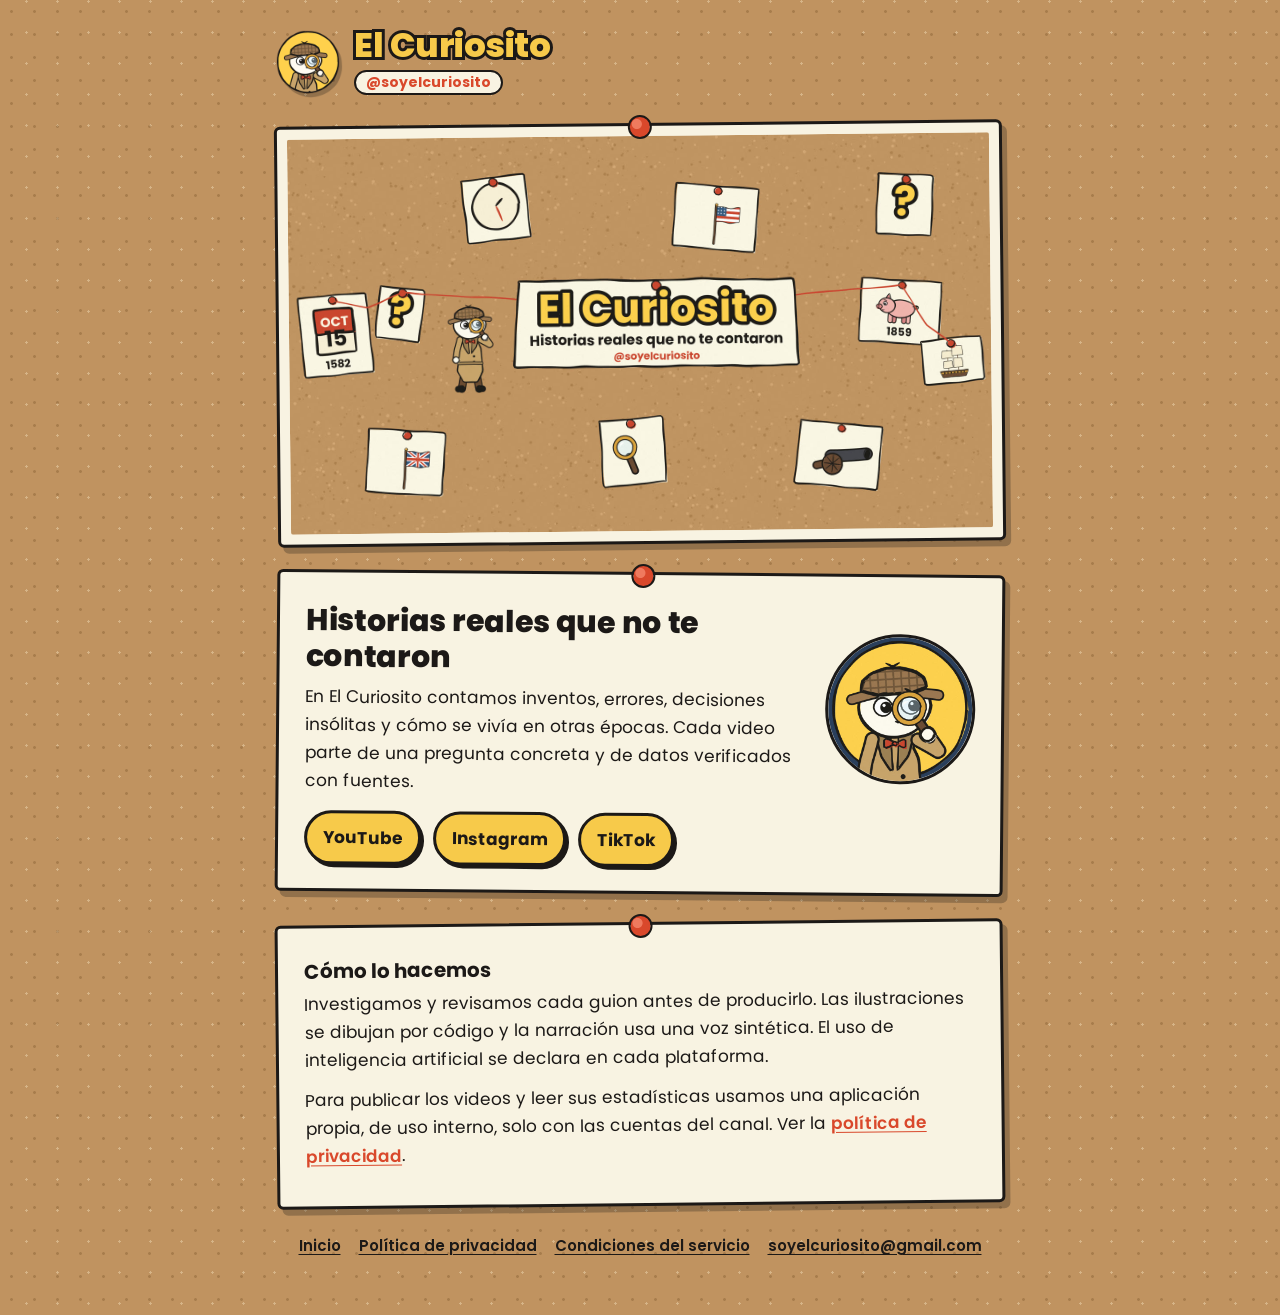
<file: index.html>
<!doctype html>
<html lang="es">
<head>
  <meta charset="utf-8">
  <meta name="viewport" content="width=device-width, initial-scale=1">
  <title>El Curiosito · Historias reales que no te contaron</title>
  <meta name="description" content="Inventos, errores, decisiones insólitas y cómo se vivía en otras épocas, en videos cortos con datos verificados.">
  <meta name="theme-color" content="#c09360">
  <meta property="og:title" content="El Curiosito · Historias reales que no te contaron">
  <meta property="og:description" content="Inventos, errores, decisiones insólitas y cómo se vivía en otras épocas, en videos cortos con datos verificados.">
  <meta property="og:image" content="https://maiki02.github.io/soyelcuriosito-web/img/compartir.jpg">
  <meta property="og:url" content="https://maiki02.github.io/soyelcuriosito-web/">
  <meta property="og:locale" content="es_419">
  <link rel="icon" type="image/png" href="favicon.png">
  <link rel="apple-touch-icon" href="apple-touch-icon.png">
  <link rel="preconnect" href="https://fonts.googleapis.com">
  <link rel="preconnect" href="https://fonts.gstatic.com" crossorigin>
  <link rel="stylesheet" href="https://fonts.googleapis.com/css2?family=Poppins:wght@400;600;700;800&display=swap">
  <link rel="stylesheet" href="estilos.css">
</head>
<body>
<main>
  <a class="encabezado" href="./">
    <img src="img/logo.png" alt="" width="64" height="64">
    <span><span class="nombre">El Curiosito</span><span class="usuario">@soyelcuriosito</span></span>
  </a>

  <div class="nota foto torcida">
    <img src="img/banner.jpg" alt="El Curiosito: historias reales que no te contaron. El personaje, con lupa y gorra de detective, frente a un tablero de corcho con notas clavadas." width="1600" height="900">
  </div>

  <section class="nota torcida-otra">
    <div class="presentacion">
      <div>
        <h1>Historias reales que no te contaron</h1>
        <p>En El Curiosito contamos inventos, errores, decisiones insólitas y cómo se vivía en otras épocas. Cada video parte de una pregunta concreta y de datos verificados con fuentes.</p>
      </div>
      <img src="img/perfil.jpg" alt="El Curiosito mirando con su lupa" width="480" height="480">
    </div>
    <div class="redes">
      <a href="https://www.youtube.com/@soyelcuriosito">YouTube</a>
      <a href="https://www.instagram.com/soyelcuriosito">Instagram</a>
      <a href="https://www.tiktok.com/@soyelcuriosito">TikTok</a>
    </div>
  </section>

  <section class="nota torcida">
    <h2>Cómo lo hacemos</h2>
    <p>Investigamos y revisamos cada guion antes de producirlo. Las ilustraciones se dibujan por código y la narración usa una voz sintética. El uso de inteligencia artificial se declara en cada plataforma.</p>
    <p>Para publicar los videos y leer sus estadísticas usamos una aplicación propia, de uso interno, solo con las cuentas del canal. Ver la <a href="privacidad.html">política de privacidad</a>.</p>
  </section>

  <footer>
    <a href="./">Inicio</a>
    <a href="privacidad.html">Política de privacidad</a>
    <a href="terminos.html">Condiciones del servicio</a>
    <a href="mailto:soyelcuriosito@gmail.com">soyelcuriosito@gmail.com</a>
  </footer>
</main>
</body>
</html>
</file>
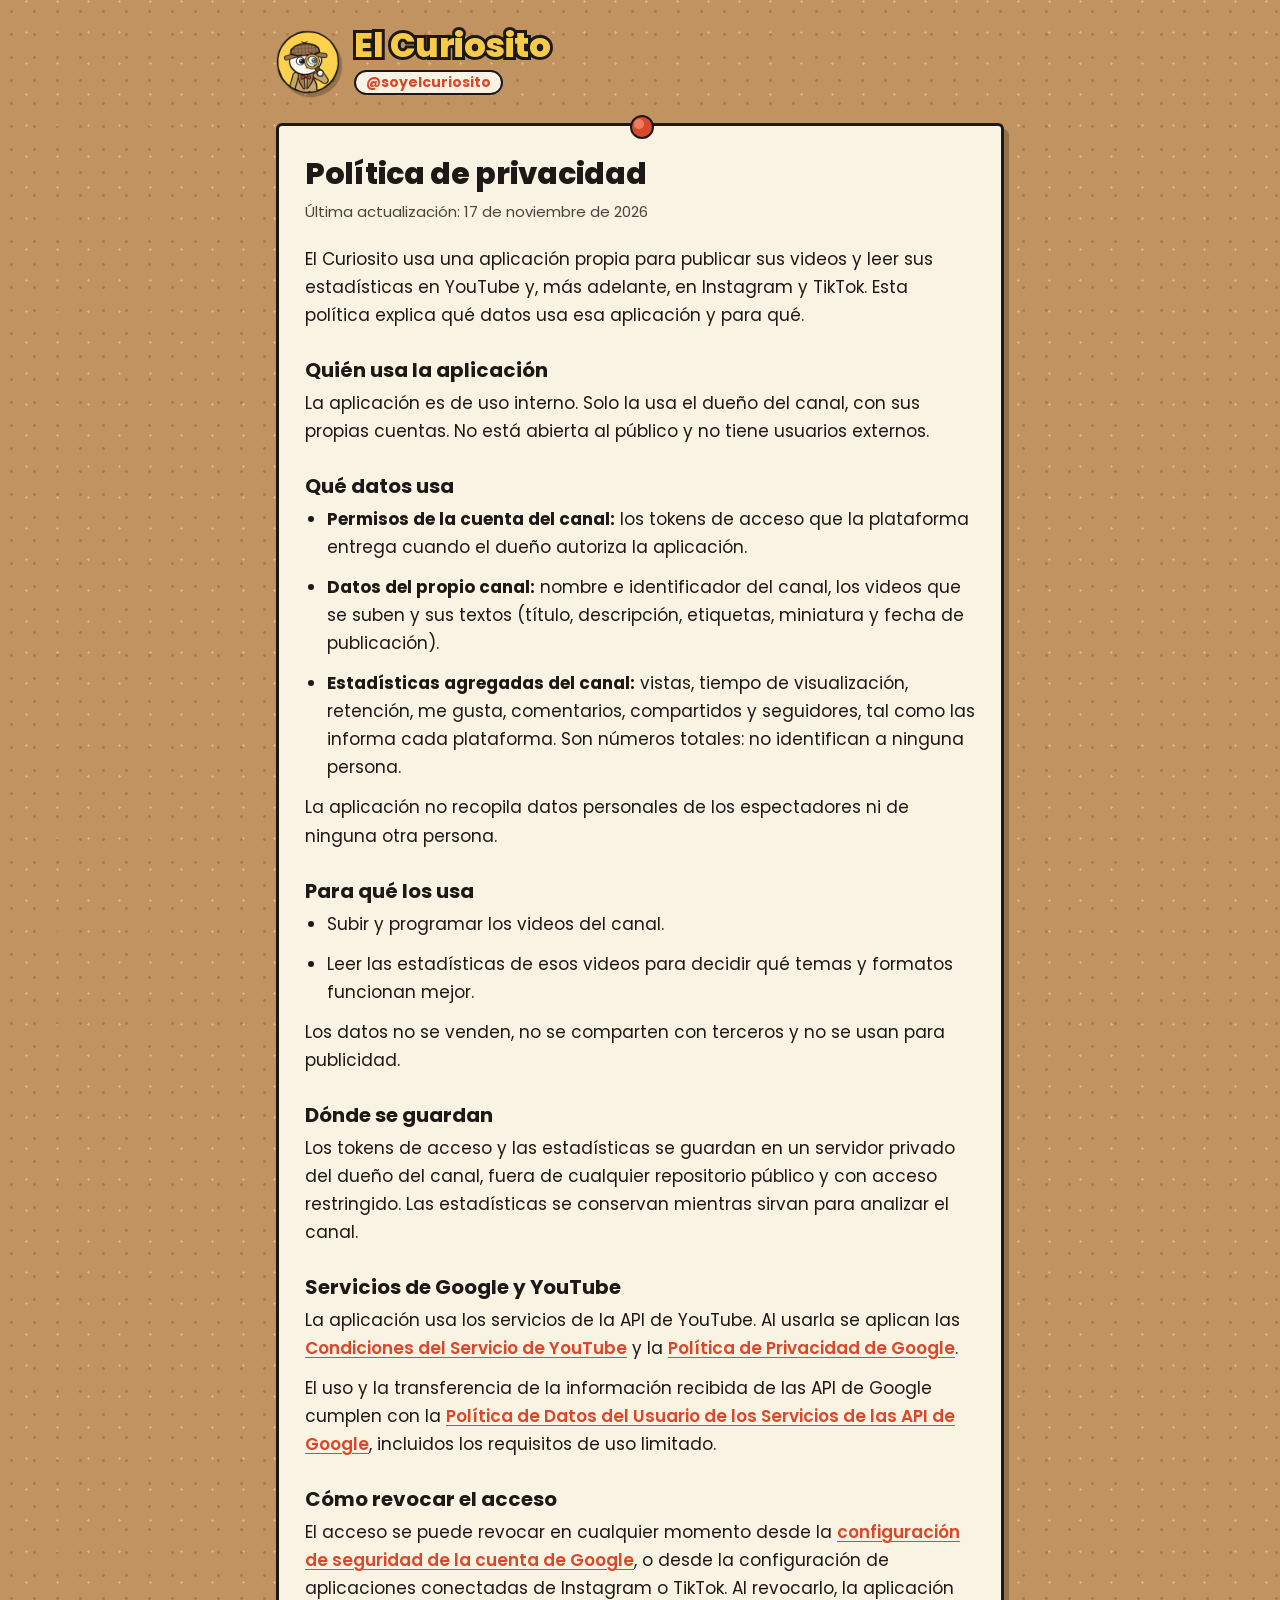
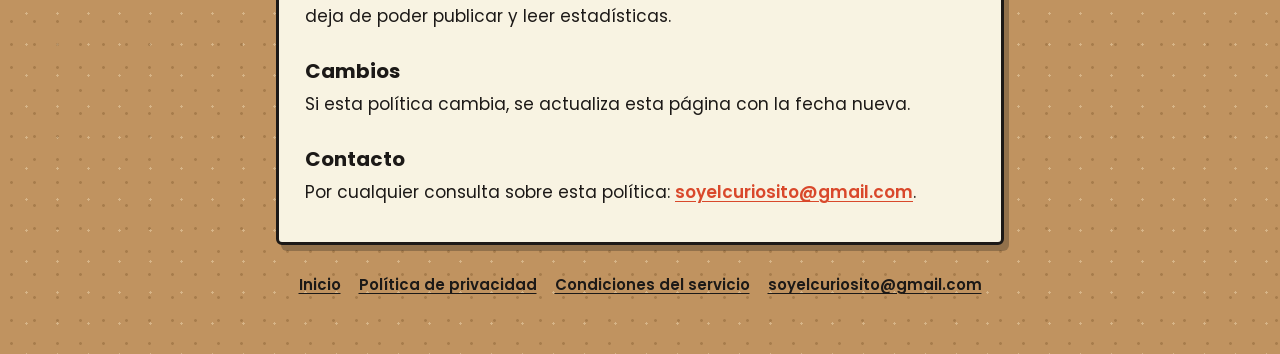
<file: privacidad.html>
<!doctype html>
<html lang="es">
<head>
  <meta charset="utf-8">
  <meta name="viewport" content="width=device-width, initial-scale=1">
  <title>Política de privacidad · El Curiosito</title>
  <meta name="description" content="Qué datos usa la aplicación de publicación de El Curiosito y para qué.">
  <meta name="theme-color" content="#c09360">
  <meta property="og:title" content="Política de privacidad · El Curiosito">
  <meta property="og:description" content="Qué datos usa la aplicación de publicación de El Curiosito y para qué.">
  <meta property="og:image" content="https://maiki02.github.io/soyelcuriosito-web/img/compartir.jpg">
  <meta property="og:url" content="https://maiki02.github.io/soyelcuriosito-web/privacidad.html">
  <meta property="og:locale" content="es_419">
  <link rel="icon" type="image/png" href="favicon.png">
  <link rel="apple-touch-icon" href="apple-touch-icon.png">
  <link rel="preconnect" href="https://fonts.googleapis.com">
  <link rel="preconnect" href="https://fonts.gstatic.com" crossorigin>
  <link rel="stylesheet" href="https://fonts.googleapis.com/css2?family=Poppins:wght@400;600;700;800&display=swap">
  <link rel="stylesheet" href="estilos.css">
</head>
<body>
<main>
  <a class="encabezado" href="./">
    <img src="img/logo.png" alt="" width="64" height="64">
    <span><span class="nombre">El Curiosito</span><span class="usuario">@soyelcuriosito</span></span>
  </a>

  <article class="nota">
    <h1>Política de privacidad</h1>
    <p class="fecha">Última actualización: 17 de noviembre de 2026</p>

    <p>El Curiosito usa una aplicación propia para publicar sus videos y leer sus estadísticas en YouTube y, más adelante, en Instagram y TikTok. Esta política explica qué datos usa esa aplicación y para qué.</p>

    <h2>Quién usa la aplicación</h2>
    <p>La aplicación es de uso interno. Solo la usa el dueño del canal, con sus propias cuentas. No está abierta al público y no tiene usuarios externos.</p>

    <h2>Qué datos usa</h2>
    <ul>
      <li><strong>Permisos de la cuenta del canal:</strong> los tokens de acceso que la plataforma entrega cuando el dueño autoriza la aplicación.</li>
      <li><strong>Datos del propio canal:</strong> nombre e identificador del canal, los videos que se suben y sus textos (título, descripción, etiquetas, miniatura y fecha de publicación).</li>
      <li><strong>Estadísticas agregadas del canal:</strong> vistas, tiempo de visualización, retención, me gusta, comentarios, compartidos y seguidores, tal como las informa cada plataforma. Son números totales: no identifican a ninguna persona.</li>
    </ul>
    <p>La aplicación no recopila datos personales de los espectadores ni de ninguna otra persona.</p>

    <h2>Para qué los usa</h2>
    <ul>
      <li>Subir y programar los videos del canal.</li>
      <li>Leer las estadísticas de esos videos para decidir qué temas y formatos funcionan mejor.</li>
    </ul>
    <p>Los datos no se venden, no se comparten con terceros y no se usan para publicidad.</p>

    <h2>Dónde se guardan</h2>
    <p>Los tokens de acceso y las estadísticas se guardan en un servidor privado del dueño del canal, fuera de cualquier repositorio público y con acceso restringido. Las estadísticas se conservan mientras sirvan para analizar el canal.</p>

    <h2>Servicios de Google y YouTube</h2>
    <p>La aplicación usa los servicios de la API de YouTube. Al usarla se aplican las <a href="https://www.youtube.com/t/terms">Condiciones del Servicio de YouTube</a> y la <a href="https://policies.google.com/privacy">Política de Privacidad de Google</a>.</p>
    <p>El uso y la transferencia de la información recibida de las API de Google cumplen con la <a href="https://developers.google.com/terms/api-services-user-data-policy">Política de Datos del Usuario de los Servicios de las API de Google</a>, incluidos los requisitos de uso limitado.</p>

    <h2>Cómo revocar el acceso</h2>
    <p>El acceso se puede revocar en cualquier momento desde la <a href="https://myaccount.google.com/permissions">configuración de seguridad de la cuenta de Google</a>, o desde la configuración de aplicaciones conectadas de Instagram o TikTok. Al revocarlo, la aplicación deja de poder publicar y leer estadísticas.</p>

    <h2>Cambios</h2>
    <p>Si esta política cambia, se actualiza esta página con la fecha nueva.</p>

    <h2>Contacto</h2>
    <p>Por cualquier consulta sobre esta política: <a href="mailto:soyelcuriosito@gmail.com">soyelcuriosito@gmail.com</a>.</p>
  </article>

  <footer>
    <a href="./">Inicio</a>
    <a href="privacidad.html">Política de privacidad</a>
    <a href="terminos.html">Condiciones del servicio</a>
    <a href="mailto:soyelcuriosito@gmail.com">soyelcuriosito@gmail.com</a>
  </footer>
</main>
</body>
</html>
</file>
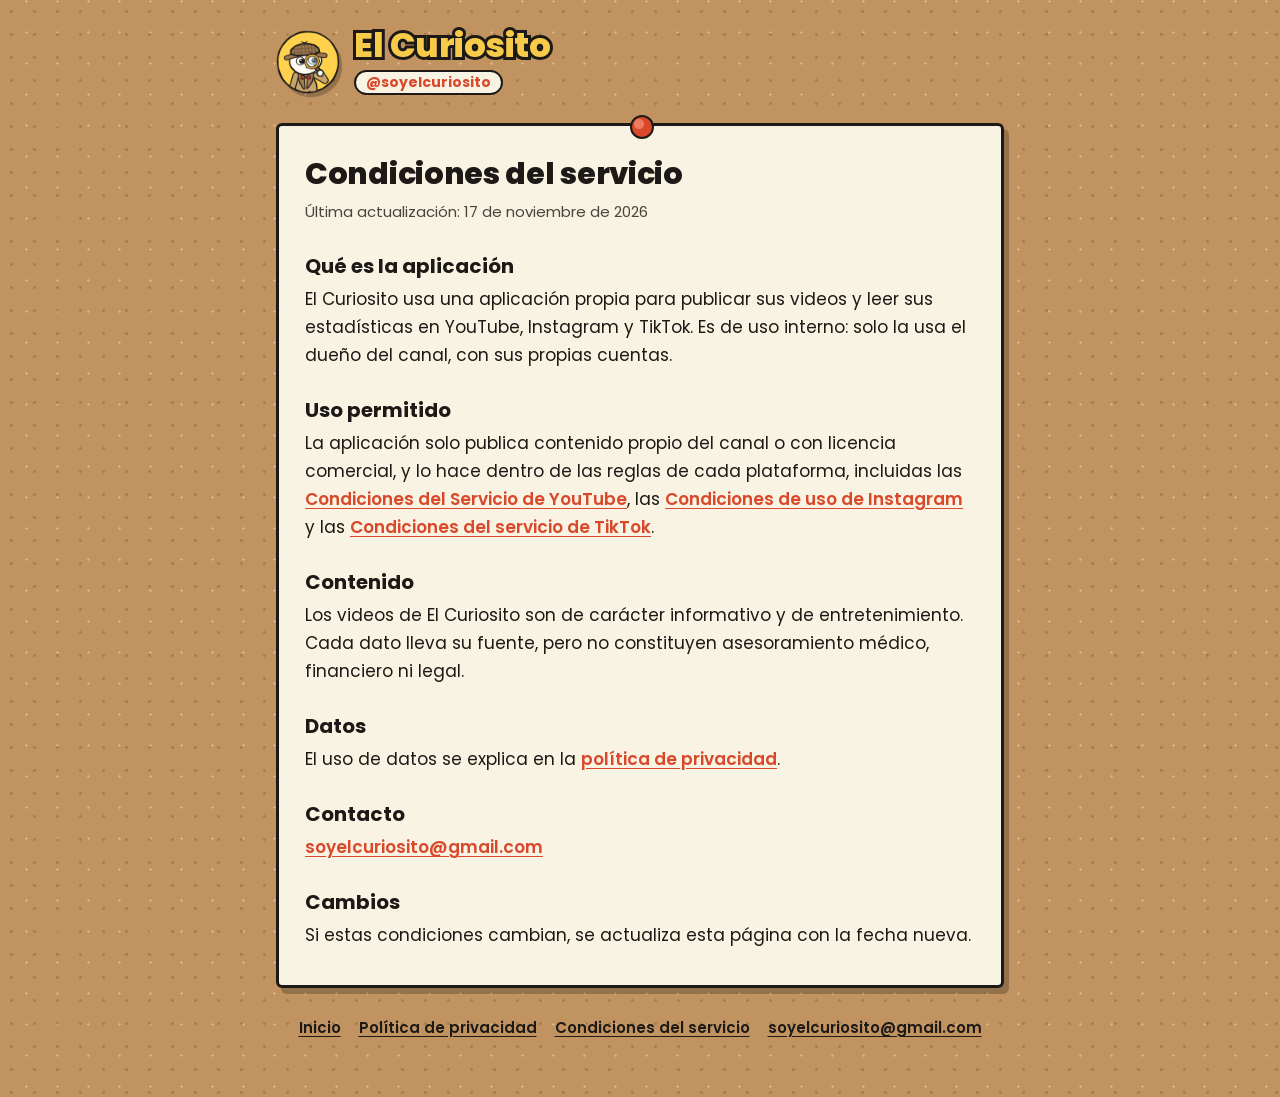
<file: terminos.html>
<!doctype html>
<html lang="es">
<head>
  <meta charset="utf-8">
  <meta name="viewport" content="width=device-width, initial-scale=1">
  <title>Condiciones del servicio · El Curiosito</title>
  <meta name="description" content="Condiciones de uso de la aplicación de publicación de El Curiosito.">
  <meta name="theme-color" content="#c09360">
  <meta property="og:title" content="Condiciones del servicio · El Curiosito">
  <meta property="og:description" content="Condiciones de uso de la aplicación de publicación de El Curiosito.">
  <meta property="og:image" content="https://maiki02.github.io/soyelcuriosito-web/img/compartir.jpg">
  <meta property="og:url" content="https://maiki02.github.io/soyelcuriosito-web/terminos.html">
  <meta property="og:locale" content="es_419">
  <link rel="icon" type="image/png" href="favicon.png">
  <link rel="apple-touch-icon" href="apple-touch-icon.png">
  <link rel="preconnect" href="https://fonts.googleapis.com">
  <link rel="preconnect" href="https://fonts.gstatic.com" crossorigin>
  <link rel="stylesheet" href="https://fonts.googleapis.com/css2?family=Poppins:wght@400;600;700;800&display=swap">
  <link rel="stylesheet" href="estilos.css">
</head>
<body>
<main>
  <a class="encabezado" href="./">
    <img src="img/logo.png" alt="" width="64" height="64">
    <span><span class="nombre">El Curiosito</span><span class="usuario">@soyelcuriosito</span></span>
  </a>

  <article class="nota">
    <h1>Condiciones del servicio</h1>
    <p class="fecha">Última actualización: 17 de noviembre de 2026</p>

    <h2>Qué es la aplicación</h2>
    <p>El Curiosito usa una aplicación propia para publicar sus videos y leer sus estadísticas en YouTube, Instagram y TikTok. Es de uso interno: solo la usa el dueño del canal, con sus propias cuentas.</p>

    <h2>Uso permitido</h2>
    <p>La aplicación solo publica contenido propio del canal o con licencia comercial, y lo hace dentro de las reglas de cada plataforma, incluidas las <a href="https://www.youtube.com/t/terms">Condiciones del Servicio de YouTube</a>, las <a href="https://help.instagram.com/581066165581870">Condiciones de uso de Instagram</a> y las <a href="https://www.tiktok.com/legal/terms-of-service">Condiciones del servicio de TikTok</a>.</p>

    <h2>Contenido</h2>
    <p>Los videos de El Curiosito son de carácter informativo y de entretenimiento. Cada dato lleva su fuente, pero no constituyen asesoramiento médico, financiero ni legal.</p>

    <h2>Datos</h2>
    <p>El uso de datos se explica en la <a href="privacidad.html">política de privacidad</a>.</p>

    <h2>Contacto</h2>
    <p><a href="mailto:soyelcuriosito@gmail.com">soyelcuriosito@gmail.com</a></p>

    <h2>Cambios</h2>
    <p>Si estas condiciones cambian, se actualiza esta página con la fecha nueva.</p>
  </article>

  <footer>
    <a href="./">Inicio</a>
    <a href="privacidad.html">Política de privacidad</a>
    <a href="terminos.html">Condiciones del servicio</a>
    <a href="mailto:soyelcuriosito@gmail.com">soyelcuriosito@gmail.com</a>
  </footer>
</main>
</body>
</html>
</file>
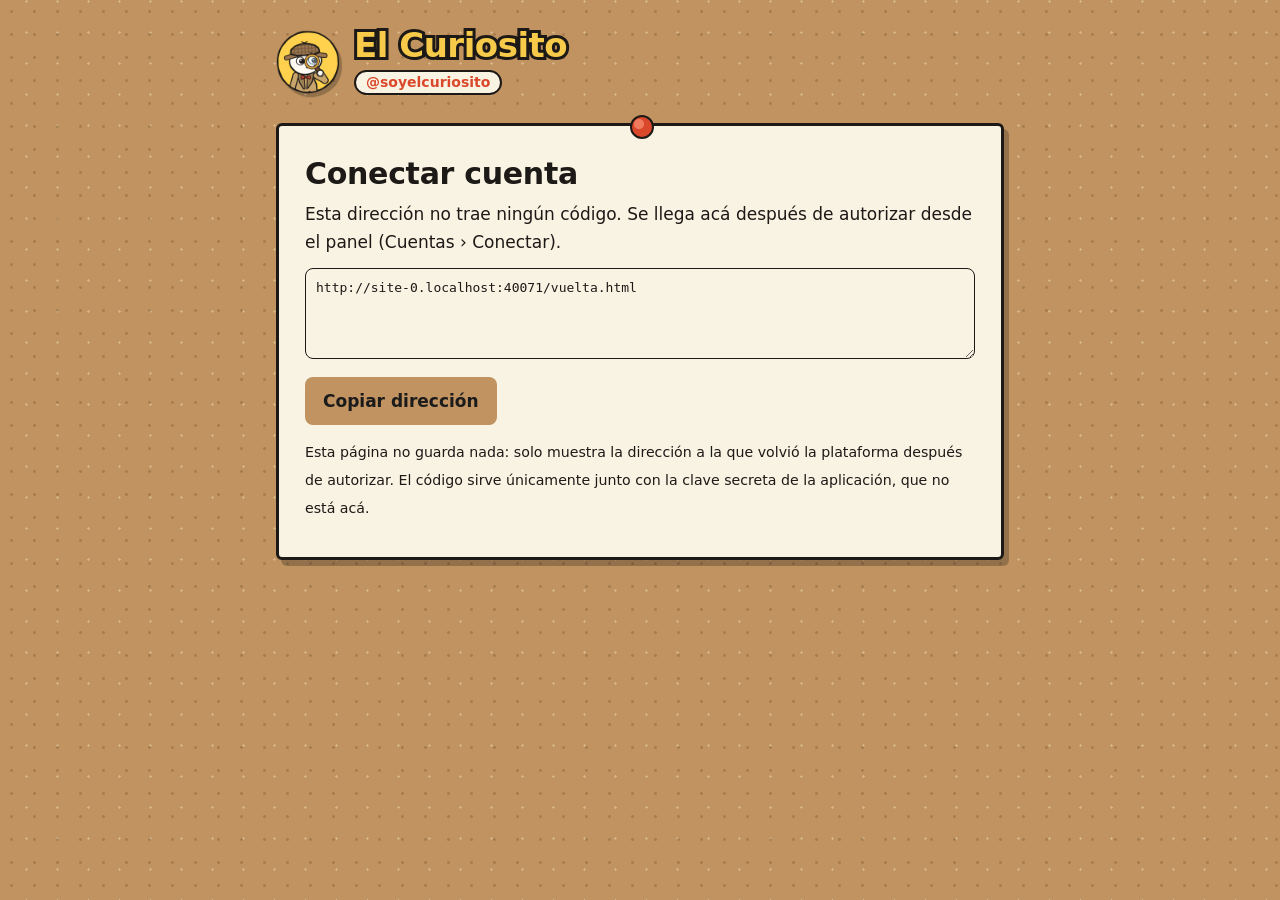
<file: vuelta.html>
<!doctype html>
<html lang="es">
<head>
  <meta charset="utf-8">
  <meta name="viewport" content="width=device-width, initial-scale=1">
  <meta name="robots" content="noindex">
  <!-- El código de la dirección no debe viajar a otros sitios. -->
  <meta name="referrer" content="no-referrer">
  <title>Conectar cuenta · El Curiosito</title>
  <meta name="theme-color" content="#c09360">
  <link rel="icon" type="image/png" href="favicon.png">
  <link rel="stylesheet" href="estilos.css">
  <style>
    .direccion { width: 100%; box-sizing: border-box; min-height: 7em; font: 13px/1.4 ui-monospace, monospace; padding: 10px; border-radius: 8px; border: 1px solid currentColor; background: transparent; color: inherit; word-break: break-all; }
    .copiar { font: inherit; font-weight: 600; padding: 10px 18px; border-radius: 8px; border: 0; background: #c09360; color: #1b1b1b; cursor: pointer; margin-top: 10px; }
  </style>
</head>
<body>
<main>
  <a class="encabezado" href="./">
    <img src="img/logo.png" alt="" width="64" height="64">
    <span><span class="nombre">El Curiosito</span><span class="usuario">@soyelcuriosito</span></span>
  </a>

  <article class="nota">
    <h1 id="titulo">Conectar cuenta</h1>
    <p id="explicacion">Copiá esta dirección completa y pegala en el panel de El Curiosito, en Cuentas. Vale unos minutos.</p>
    <textarea class="direccion" id="direccion" readonly></textarea>
    <button class="copiar" id="copiar" type="button">Copiar dirección</button>
    <p id="aviso"></p>
    <p><small>Esta página no guarda nada: solo muestra la dirección a la que volvió la plataforma después de autorizar. El código sirve únicamente junto con la clave secreta de la aplicación, que no está acá.</small></p>
  </article>
</main>
<script>
  const direccion = location.href;
  const campo = document.getElementById("direccion");
  campo.value = direccion;
  const parametros = new URLSearchParams(location.search);
  if (parametros.get("error")) {
    document.getElementById("titulo").textContent = "No se autorizó";
    document.getElementById("explicacion").textContent = "La plataforma respondió: " + (parametros.get("error_description") || parametros.get("error")) + ". Volvé al panel y tocá Conectar de nuevo.";
  } else if (!parametros.get("code")) {
    document.getElementById("explicacion").textContent = "Esta dirección no trae ningún código. Se llega acá después de autorizar desde el panel (Cuentas › Conectar).";
  }
  document.getElementById("copiar").addEventListener("click", async () => {
    try {
      await navigator.clipboard.writeText(direccion);
    } catch {
      campo.select();
      document.execCommand("copy");
    }
    document.getElementById("aviso").textContent = "Copiada. Ahora pegala en el panel.";
  });
</script>
</body>
</html>
</file>
<file: estilos.css>
/* Identidad de El Curiosito (channel/marca del repo del canal):
   tablero de corcho, notas de papel con chinche roja, tinta negra gruesa y Poppins. */
:root {
  --corcho: #c09360;
  --corcho-punto-oscuro: rgba(120, 82, 40, .35);
  --corcho-punto-claro: rgba(255, 240, 210, .35);
  --papel: #f8f3e2;
  --tinta: #1c1917;
  --tinta-suave: #4a443d;
  --amarillo: #f7ca4a;
  --rojo: #d9482b;
  --azul: #283d5c;
  --sombra: rgba(28, 25, 23, .28);
  --texto-sobre-corcho: #1c1917;
}
@media (prefers-color-scheme: dark) {
  :root:not([data-theme="light"]) {
    --corcho: #5e4630;
    --corcho-punto-oscuro: rgba(0, 0, 0, .35);
    --corcho-punto-claro: rgba(255, 220, 170, .12);
    --papel: #efe7d2;
    --sombra: rgba(0, 0, 0, .45);
    --texto-sobre-corcho: #f8f3e2;
  }
}
:root[data-theme="dark"] {
  --corcho: #5e4630;
  --corcho-punto-oscuro: rgba(0, 0, 0, .35);
  --corcho-punto-claro: rgba(255, 220, 170, .12);
  --papel: #efe7d2;
  --sombra: rgba(0, 0, 0, .45);
  --texto-sobre-corcho: #f8f3e2;
}

* { box-sizing: border-box; }
html { -webkit-text-size-adjust: 100%; }
body {
  margin: 0;
  color: var(--tinta);
  font: 17px/1.65 "Poppins", system-ui, -apple-system, "Segoe UI", sans-serif;
  background-color: var(--corcho);
  background-image:
    radial-gradient(var(--corcho-punto-oscuro) 1.2px, transparent 1.6px),
    radial-gradient(var(--corcho-punto-claro) 1px, transparent 1.4px);
  background-size: 23px 23px, 31px 31px;
  background-position: 0 0, 11px 17px;
  min-height: 100vh;
}
main { max-width: 760px; margin: 0 auto; padding: 28px 16px 56px; }

/* ---------- Encabezado ---------- */
.encabezado { display: flex; align-items: center; gap: 14px; margin-bottom: 28px; text-decoration: none; color: inherit; width: fit-content; }
.encabezado img { width: 64px; height: 64px; flex: none; filter: drop-shadow(3px 4px 0 var(--sombra)); }
.nombre {
  display: block;
  font-weight: 800;
  font-size: 34px;
  line-height: 1;
  color: var(--amarillo);
  -webkit-text-stroke: 6px var(--tinta);
  paint-order: stroke fill;
  letter-spacing: -.5px;
}
.usuario { display: inline-block; font-weight: 700; font-size: 14px; line-height: 1.5; color: var(--rojo); background: var(--papel); border: 2px solid var(--tinta); border-radius: 999px; padding: 0 10px; margin-top: 8px; }

/* ---------- Notas de papel con chinche ---------- */
.nota {
  position: relative;
  background: var(--papel);
  border: 3px solid var(--tinta);
  border-radius: 6px;
  box-shadow: 5px 6px 0 var(--sombra);
  padding: 30px 26px 24px;
  margin: 0 0 28px;
}
.nota::before {
  content: "";
  position: absolute;
  top: -11px;
  left: 50%;
  width: 20px;
  height: 20px;
  margin-left: -10px;
  border-radius: 50%;
  background: radial-gradient(circle at 35% 35%, #ef7a5e 0 25%, var(--rojo) 30%);
  border: 2.5px solid var(--tinta);
}
.torcida { transform: rotate(-.6deg); }
.torcida-otra { transform: rotate(.5deg); }
.nota.foto { padding: 10px; }
.nota.foto img { display: block; width: 100%; height: auto; border-radius: 2px; }

h1 { font-size: 30px; line-height: 1.2; font-weight: 800; margin: 0 0 8px; letter-spacing: -.3px; }
h2 { font-size: 20px; line-height: 1.3; font-weight: 700; margin: 28px 0 6px; }
.nota > h2:first-child { margin-top: 0; }
p, li { margin: 0 0 12px; }
ul { padding-left: 22px; margin: 0 0 12px; }
.fecha { color: var(--tinta-suave); font-size: 15px; margin-bottom: 20px; }
a { color: var(--rojo); font-weight: 600; text-underline-offset: 3px; }
strong { font-weight: 700; }

/* ---------- Redes ---------- */
.redes { display: flex; flex-wrap: wrap; gap: 12px; margin-top: 4px; }
.redes a {
  display: inline-flex;
  align-items: center;
  gap: 8px;
  padding: 10px 16px;
  background: var(--amarillo);
  color: var(--tinta);
  border: 3px solid var(--tinta);
  border-radius: 999px;
  box-shadow: 3px 3px 0 var(--tinta);
  text-decoration: none;
  font-weight: 700;
  transition: transform .12s, box-shadow .12s;
}
.redes a:hover { transform: translate(-1px, -1px); box-shadow: 4px 4px 0 var(--tinta); }
.redes a:active { transform: translate(2px, 2px); box-shadow: 1px 1px 0 var(--tinta); }
.redes svg { width: 20px; height: 20px; fill: currentColor; }

.presentacion { display: grid; grid-template-columns: 1fr 150px; gap: 22px; align-items: center; }
.presentacion img { width: 150px; height: 150px; border-radius: 50%; border: 3px solid var(--tinta); }

/* ---------- Pie ---------- */
footer { display: flex; flex-wrap: wrap; gap: 8px 18px; justify-content: center; font-size: 15px; color: var(--texto-sobre-corcho); margin-top: 8px; }
footer a { color: var(--texto-sobre-corcho); font-weight: 600; }

@media (max-width: 560px) {
  body { font-size: 16px; }
  .nombre { font-size: 28px; -webkit-text-stroke-width: 5px; }
  .encabezado img { width: 54px; height: 54px; }
  h1 { font-size: 25px; }
  .nota { padding: 26px 18px 20px; }
  .presentacion { grid-template-columns: 1fr; }
  .presentacion img { width: 110px; height: 110px; order: -1; }
  .torcida, .torcida-otra { transform: none; }
}
</file>
